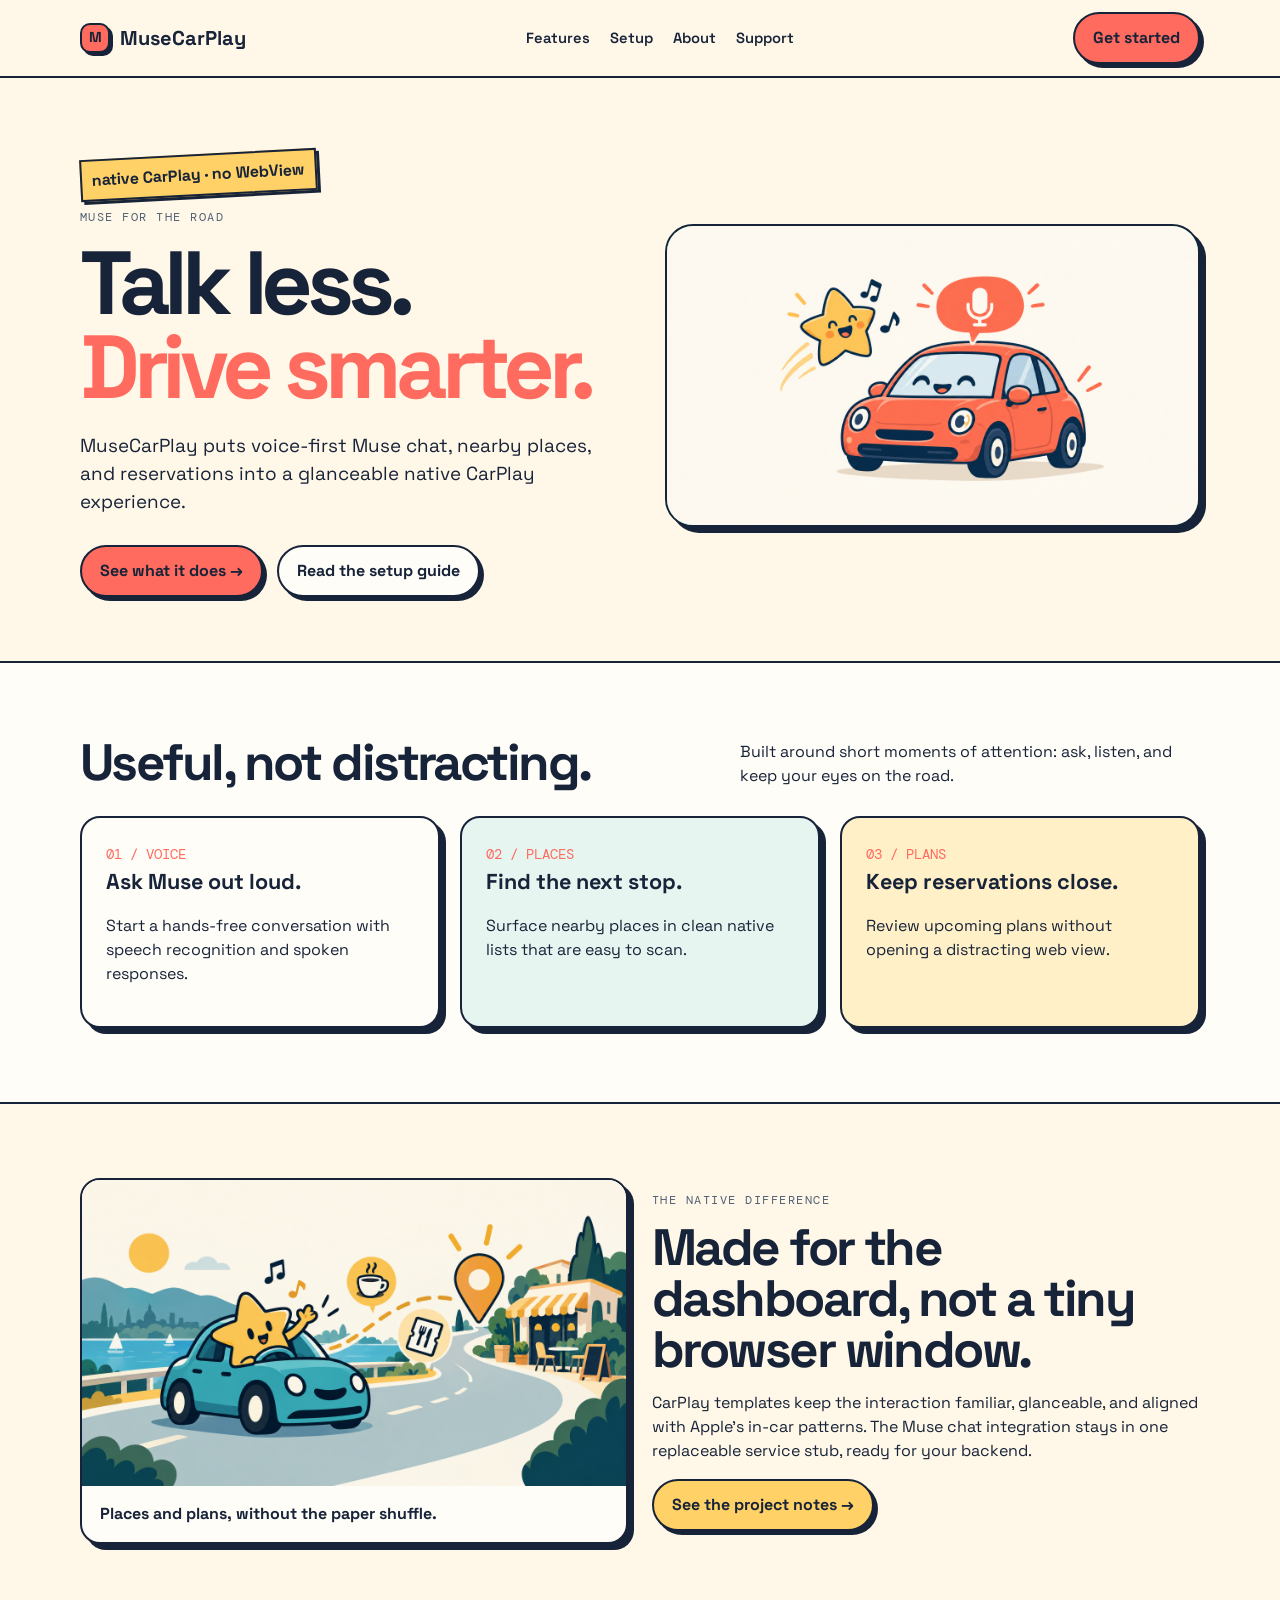
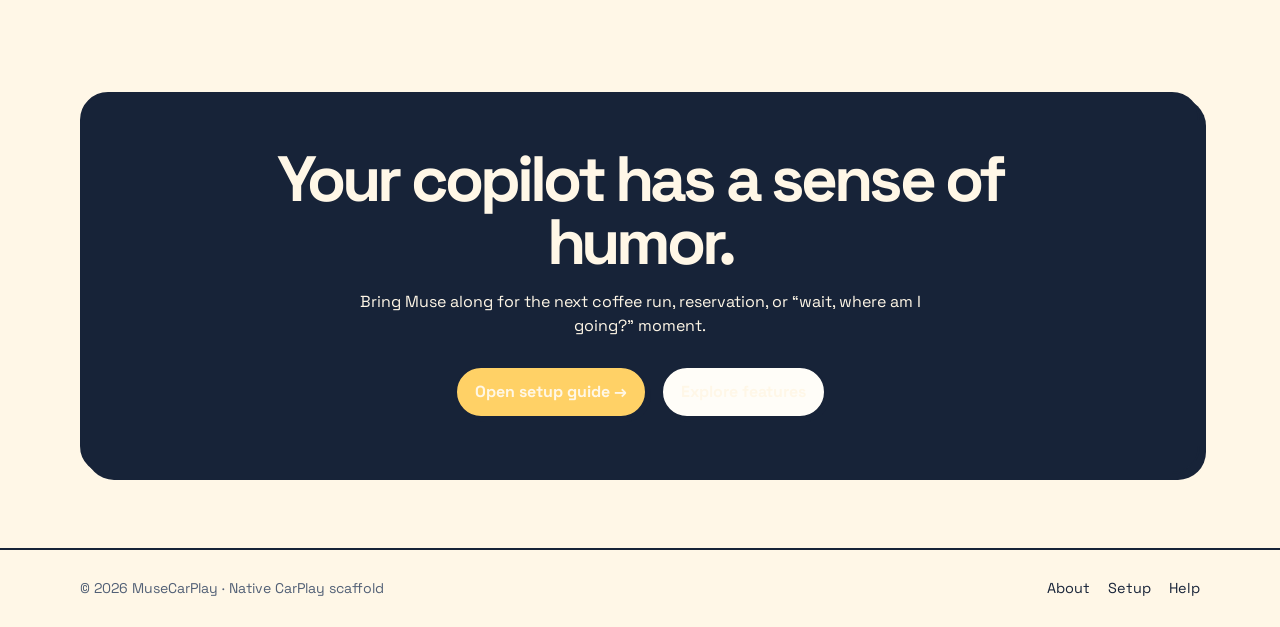
<file: index.html>
<!doctype html><html lang="en"><head><meta charset="utf-8"><meta name="viewport" content="width=device-width,initial-scale=1"><title>MuseCarPlay — Talk less. Drive smarter.</title><meta name="description" content="A native CarPlay companion for voice-first Muse conversations, places, and reservations."><link rel="icon" href="favicon.svg" type="image/svg+xml"><link rel="stylesheet" href="styles.css"></head><body>
<header class="site-header"><div class="wrap nav"><a class="brand" href="index.html"><span class="brand-mark">M</span>MuseCarPlay</a><nav class="nav-links" aria-label="Main navigation"><a href="features.html">Features</a><a href="setup.html">Setup</a><a href="about.html">About</a><a href="payments.html">Support</a></nav><a class="button" href="setup.html">Get started</a></div></header>
<main><section class="wrap hero"><div><span class="sticker">native CarPlay · no WebView</span><p class="eyebrow">Muse for the road</p><h1>Talk less.<br><span>Drive smarter.</span></h1><p class="lede">MuseCarPlay puts voice-first Muse chat, nearby places, and reservations into a glanceable native CarPlay experience.</p><div class="actions"><a class="button" href="features.html">See what it does →</a><a class="button ghost" href="setup.html">Read the setup guide</a></div></div><div class="hero-art"><img src="assets/promo-voice.png" alt="Comic illustration of a friendly car chatting with a muse mascot"></div></section>
<section class="section alt"><div class="wrap"><div class="section-head"><h2>Useful, not distracting.</h2><p>Built around short moments of attention: ask, listen, and keep your eyes on the road.</p></div><div class="cards"><article class="card"><span class="number">01 / VOICE</span><h3>Ask Muse out loud.</h3><p>Start a hands-free conversation with speech recognition and spoken responses.</p></article><article class="card"><span class="number">02 / PLACES</span><h3>Find the next stop.</h3><p>Surface nearby places in clean native lists that are easy to scan.</p></article><article class="card"><span class="number">03 / PLANS</span><h3>Keep reservations close.</h3><p>Review upcoming plans without opening a distracting web view.</p></article></div></div></section>
<section class="section"><div class="wrap comic"><figure><img src="assets/promo-places.png" alt="Comic illustration of a car approaching a map pin with a coffee cup and reservation ticket"><figcaption>Places and plans, without the paper shuffle.</figcaption></figure><div><p class="eyebrow">The native difference</p><h2>Made for the dashboard, not a tiny browser window.</h2><p>CarPlay templates keep the interaction familiar, glanceable, and aligned with Apple's in-car patterns. The Muse chat integration stays in one replaceable service stub, ready for your backend.</p><a class="button alt" href="about.html">See the project notes →</a></div></div></section>
<section class="cta"><div class="wrap"><div class="cta-box"><h2>Your copilot has a sense of humor.</h2><p>Bring Muse along for the next coffee run, reservation, or “wait, where am I going?” moment.</p><div class="actions" style="justify-content:center"><a class="button alt" href="setup.html">Open setup guide →</a><a class="button ghost" href="features.html">Explore features</a></div></div></div></section></main>
<footer class="site-footer"><div class="wrap footer-row"><span class="small">© 2026 MuseCarPlay · Native CarPlay scaffold</span><div class="footer-links"><a href="about.html">About</a><a href="setup.html">Setup</a><a href="404.html">Help</a></div></div></footer></body></html>
</file>
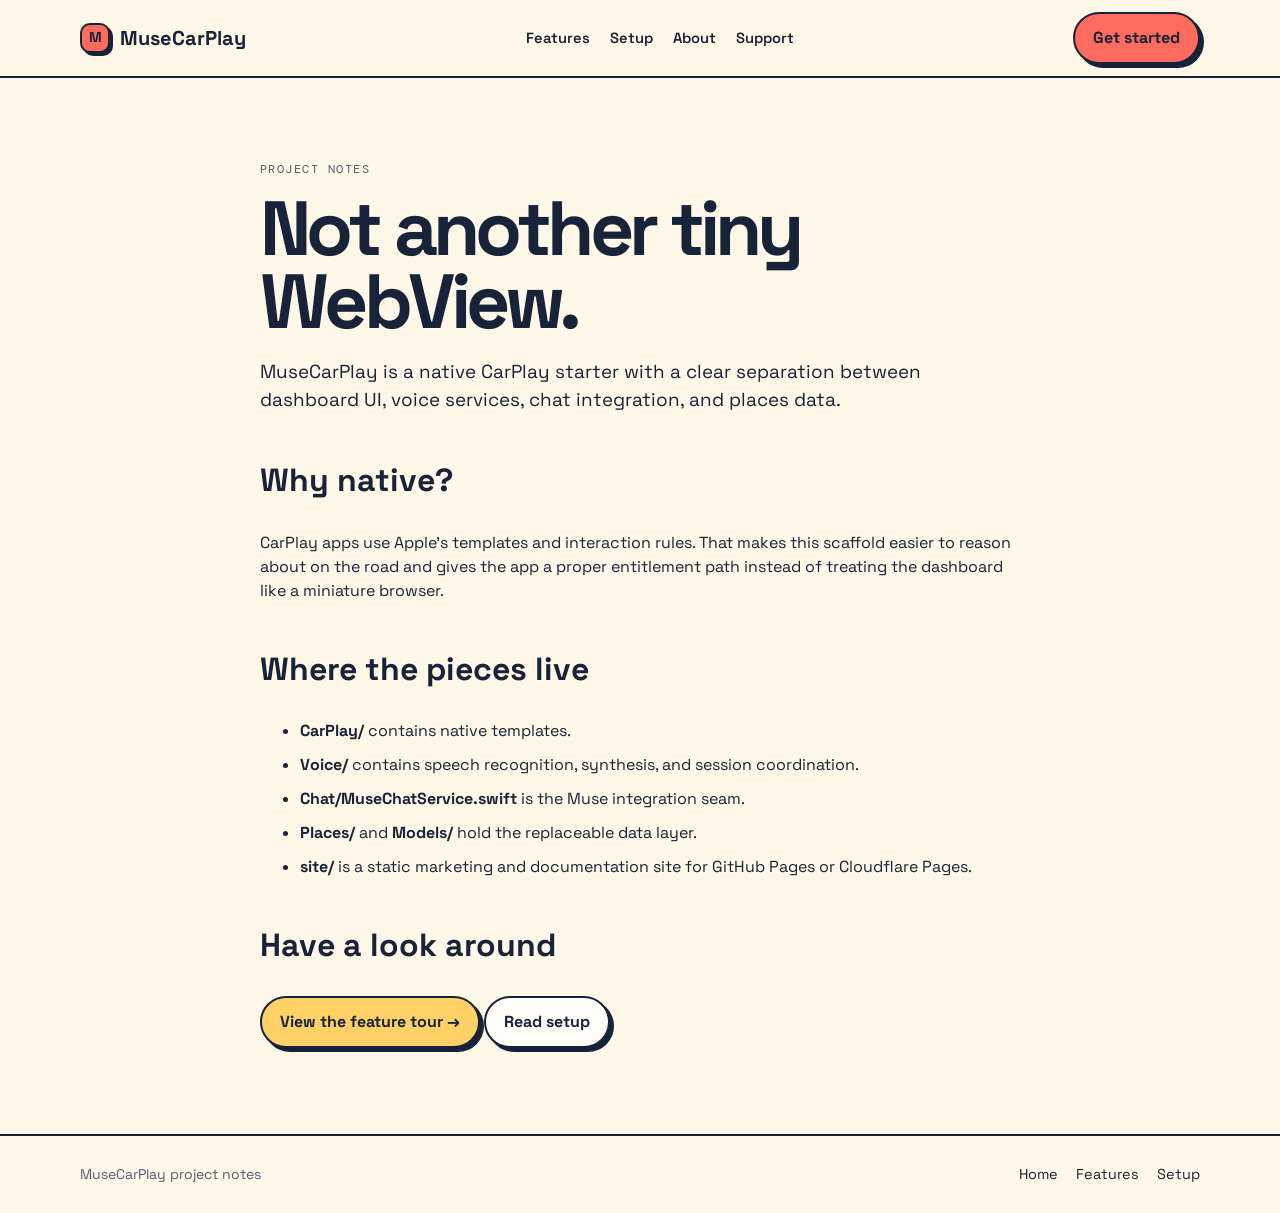
<file: about.html>
<!doctype html><html lang="en"><head><meta charset="utf-8"><meta name="viewport" content="width=device-width,initial-scale=1"><title>About — MuseCarPlay</title><meta name="description" content="Project notes for MuseCarPlay."><link rel="icon" href="favicon.svg" type="image/svg+xml"><link rel="stylesheet" href="styles.css"></head><body><header class="site-header"><div class="wrap nav"><a class="brand" href="index.html"><span class="brand-mark">M</span>MuseCarPlay</a><nav class="nav-links" aria-label="Main navigation"><a href="features.html">Features</a><a href="setup.html">Setup</a><a href="about.html">About</a><a href="payments.html">Support</a></nav><a class="button" href="setup.html">Get started</a></div></header><main class="page"><div class="wrap prose"><p class="eyebrow">Project notes</p><h1>Not another tiny WebView.</h1><p class="page-intro">MuseCarPlay is a native CarPlay starter with a clear separation between dashboard UI, voice services, chat integration, and places data.</p><h2>Why native?</h2><p>CarPlay apps use Apple's templates and interaction rules. That makes this scaffold easier to reason about on the road and gives the app a proper entitlement path instead of treating the dashboard like a miniature browser.</p><h2>Where the pieces live</h2><ul><li><strong>CarPlay/</strong> contains native templates.</li><li><strong>Voice/</strong> contains speech recognition, synthesis, and session coordination.</li><li><strong>Chat/MuseChatService.swift</strong> is the Muse integration seam.</li><li><strong>Places/</strong> and <strong>Models/</strong> hold the replaceable data layer.</li><li><strong>site/</strong> is a static marketing and documentation site for GitHub Pages or Cloudflare Pages.</li></ul><h2>Have a look around</h2><p><a class="button alt" href="features.html">View the feature tour →</a> <a class="button ghost" href="setup.html">Read setup</a></p></div></main><footer class="site-footer"><div class="wrap footer-row"><span class="small">MuseCarPlay project notes</span><div class="footer-links"><a href="index.html">Home</a><a href="features.html">Features</a><a href="setup.html">Setup</a></div></div></footer></body></html>
</file>
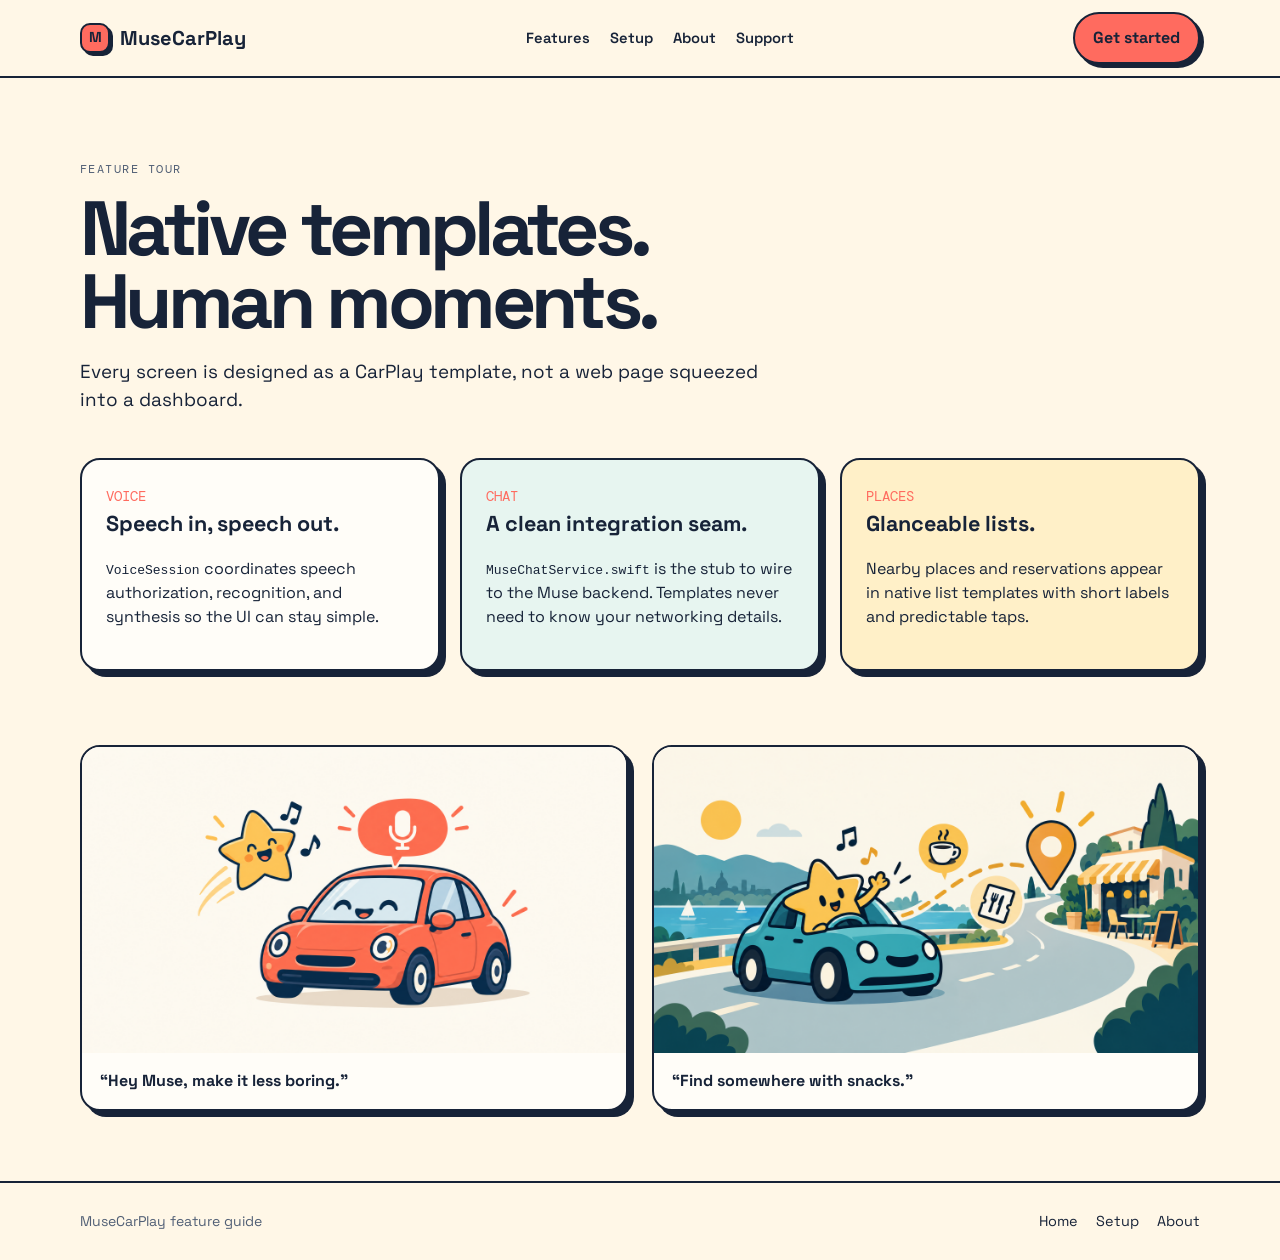
<file: features.html>
<!doctype html><html lang="en"><head><meta charset="utf-8"><meta name="viewport" content="width=device-width,initial-scale=1"><title>Features — MuseCarPlay</title><meta name="description" content="Explore the native CarPlay features in MuseCarPlay."><link rel="icon" href="favicon.svg" type="image/svg+xml"><link rel="stylesheet" href="styles.css"></head><body><header class="site-header"><div class="wrap nav"><a class="brand" href="index.html"><span class="brand-mark">M</span>MuseCarPlay</a><nav class="nav-links" aria-label="Main navigation"><a href="features.html">Features</a><a href="setup.html">Setup</a><a href="about.html">About</a><a href="payments.html">Support</a></nav><a class="button" href="setup.html">Get started</a></div></header><main class="page"><div class="wrap"><p class="eyebrow">Feature tour</p><h1>Native templates.<br>Human moments.</h1><p class="page-intro">Every screen is designed as a CarPlay template, not a web page squeezed into a dashboard.</p><div class="cards" style="margin-top:44px"><article class="card"><span class="number">VOICE</span><h3>Speech in, speech out.</h3><p><code>VoiceSession</code> coordinates speech authorization, recognition, and synthesis so the UI can stay simple.</p></article><article class="card"><span class="number">CHAT</span><h3>A clean integration seam.</h3><p><code>MuseChatService.swift</code> is the stub to wire to the Muse backend. Templates never need to know your networking details.</p></article><article class="card"><span class="number">PLACES</span><h3>Glanceable lists.</h3><p>Nearby places and reservations appear in native list templates with short labels and predictable taps.</p></article></div><section class="section" style="padding-bottom:0"><div class="comic"><figure><img src="assets/promo-voice.png" alt="Comic car and muse voice illustration"><figcaption>“Hey Muse, make it less boring.”</figcaption></figure><figure><img src="assets/promo-places.png" alt="Comic car, map pin, coffee and reservation illustration"><figcaption>“Find somewhere with snacks.”</figcaption></figure></div></section></div></main><footer class="site-footer"><div class="wrap footer-row"><span class="small">MuseCarPlay feature guide</span><div class="footer-links"><a href="index.html">Home</a><a href="setup.html">Setup</a><a href="about.html">About</a></div></div></footer></body></html>
</file>
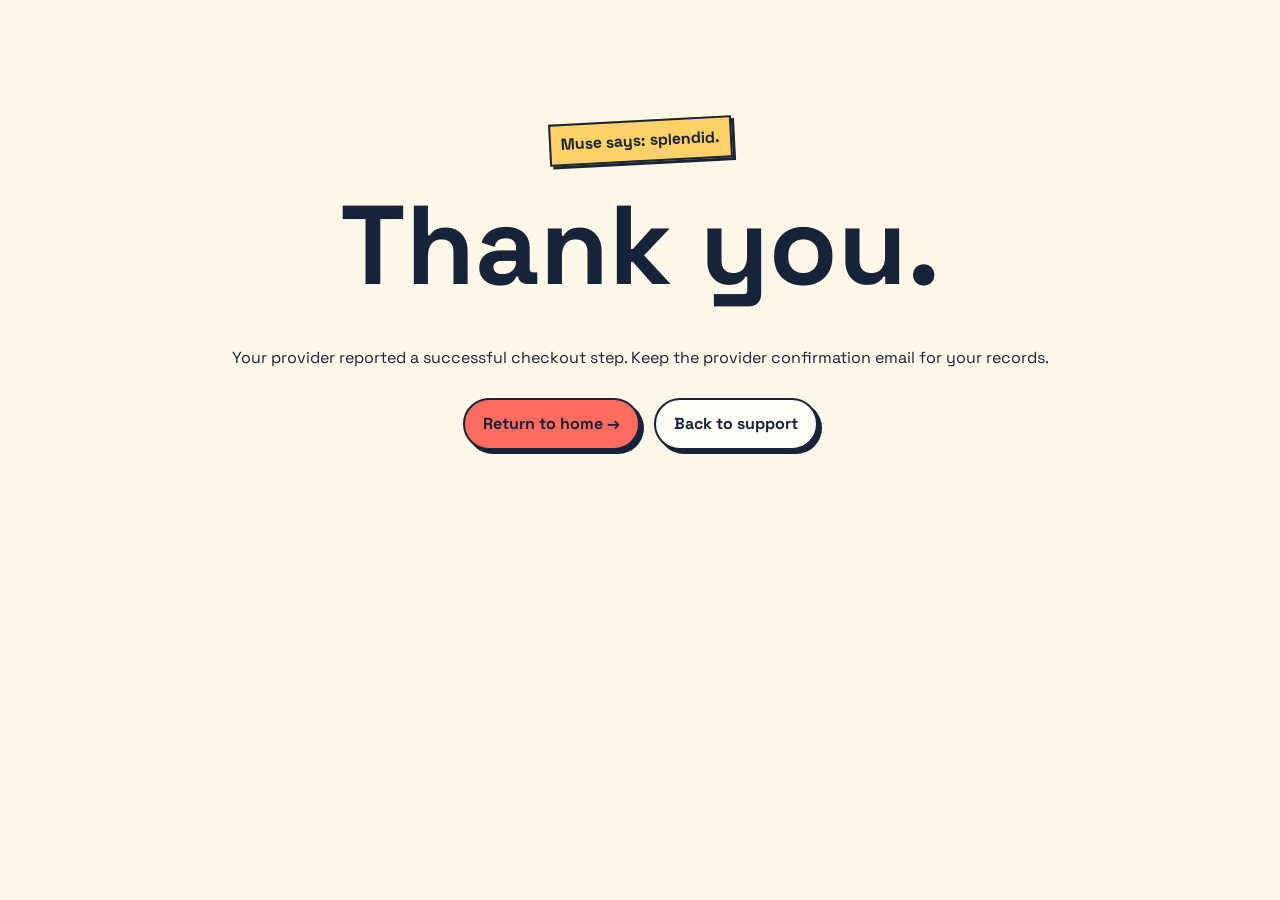
<file: payment-success.html>
<!doctype html><html lang="en"><head><meta charset="utf-8"><meta name="viewport" content="width=device-width,initial-scale=1"><title>Thank you — MuseCarPlay</title><link rel="icon" href="favicon.svg" type="image/svg+xml"><link rel="stylesheet" href="styles.css"></head><body><main class="wrap not-found"><span class="sticker">Muse says: splendid.</span><h1>Thank you.</h1><p>Your provider reported a successful checkout step. Keep the provider confirmation email for your records.</p><div class="actions" style="justify-content:center"><a class="button" href="index.html">Return to home →</a><a class="button ghost" href="payments.html">Back to support</a></div></main></body></html>
</file>
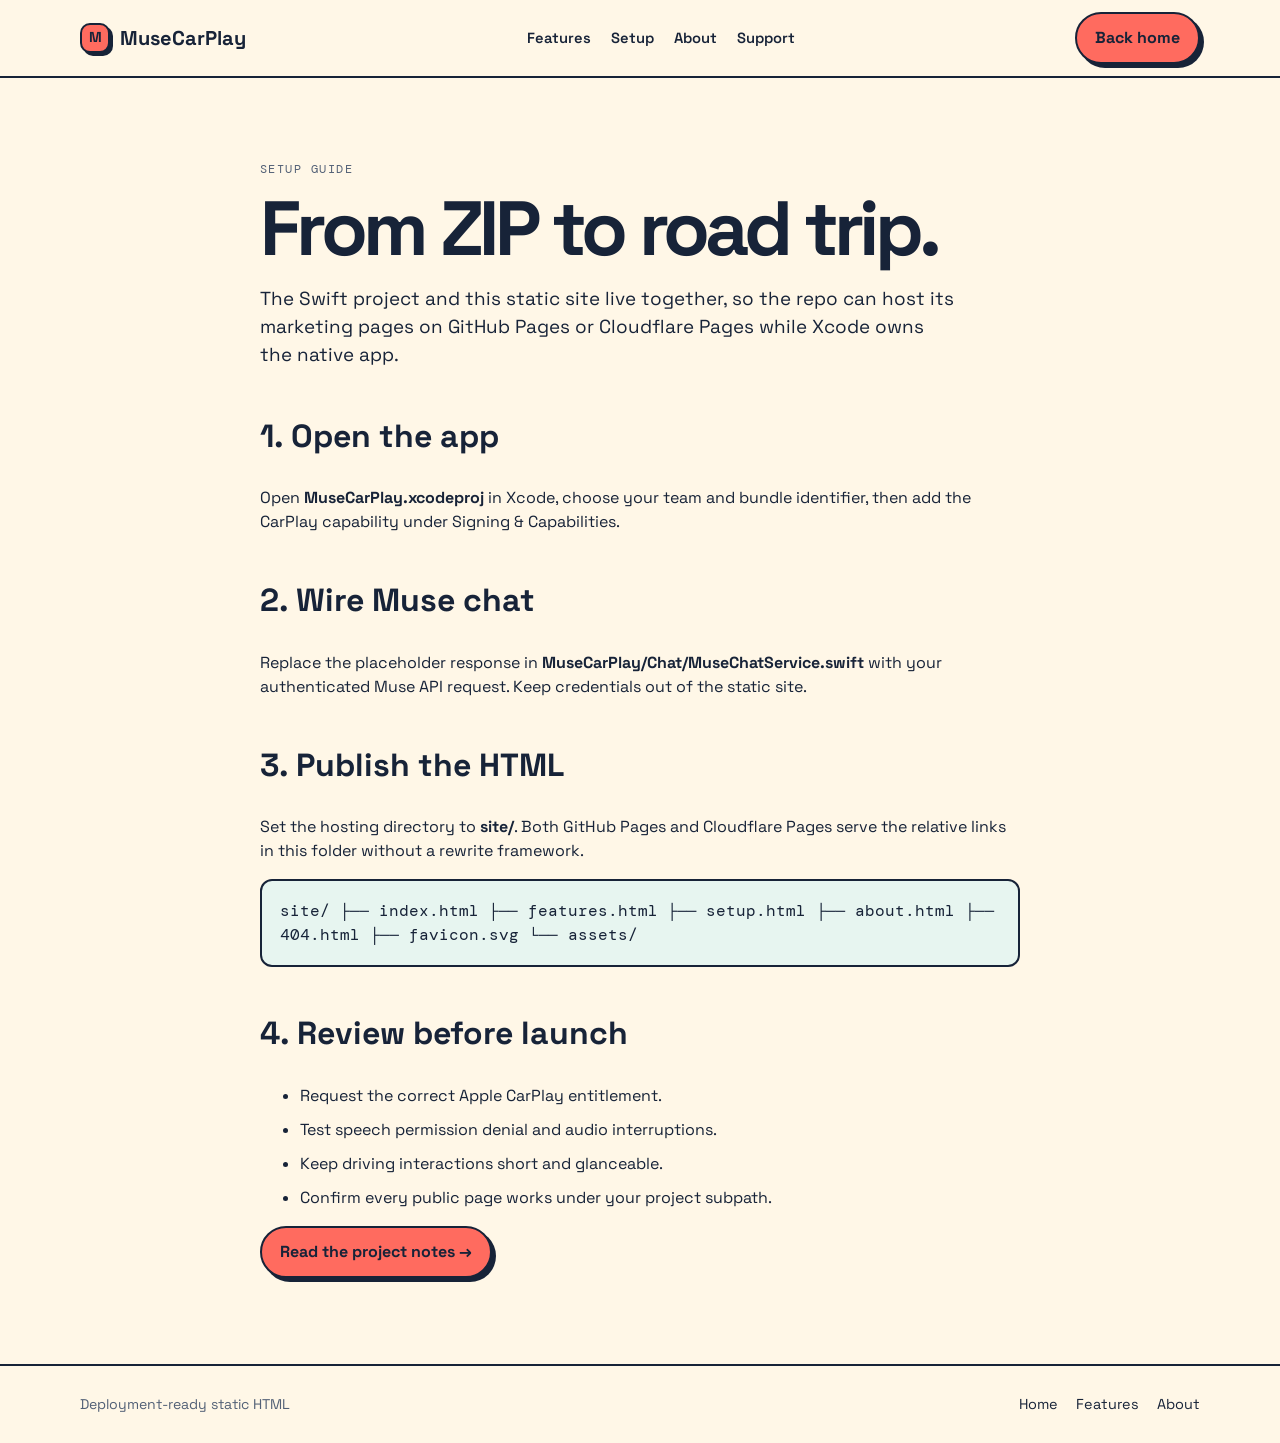
<file: setup.html>
<!doctype html><html lang="en"><head><meta charset="utf-8"><meta name="viewport" content="width=device-width,initial-scale=1"><title>Setup — MuseCarPlay</title><meta name="description" content="Set up the MuseCarPlay native CarPlay scaffold for Xcode, GitHub Pages, or Cloudflare Pages."><link rel="icon" href="favicon.svg" type="image/svg+xml"><link rel="stylesheet" href="styles.css"></head><body><header class="site-header"><div class="wrap nav"><a class="brand" href="index.html"><span class="brand-mark">M</span>MuseCarPlay</a><nav class="nav-links" aria-label="Main navigation"><a href="features.html">Features</a><a href="setup.html">Setup</a><a href="about.html">About</a><a href="payments.html">Support</a></nav><a class="button" href="index.html">Back home</a></div></header><main class="page"><div class="wrap prose"><p class="eyebrow">Setup guide</p><h1>From ZIP to road trip.</h1><p class="page-intro">The Swift project and this static site live together, so the repo can host its marketing pages on GitHub Pages or Cloudflare Pages while Xcode owns the native app.</p><h2>1. Open the app</h2><p>Open <strong>MuseCarPlay.xcodeproj</strong> in Xcode, choose your team and bundle identifier, then add the CarPlay capability under Signing &amp; Capabilities.</p><h2>2. Wire Muse chat</h2><p>Replace the placeholder response in <strong>MuseCarPlay/Chat/MuseChatService.swift</strong> with your authenticated Muse API request. Keep credentials out of the static site.</p><h2>3. Publish the HTML</h2><p>Set the hosting directory to <strong>site/</strong>. Both GitHub Pages and Cloudflare Pages serve the relative links in this folder without a rewrite framework.</p><div class="code">site/
├── index.html
├── features.html
├── setup.html
├── about.html
├── 404.html
├── favicon.svg
└── assets/</div><h2>4. Review before launch</h2><ul><li>Request the correct Apple CarPlay entitlement.</li><li>Test speech permission denial and audio interruptions.</li><li>Keep driving interactions short and glanceable.</li><li>Confirm every public page works under your project subpath.</li></ul><p><a class="button" href="about.html">Read the project notes →</a></p></div></main><footer class="site-footer"><div class="wrap footer-row"><span class="small">Deployment-ready static HTML</span><div class="footer-links"><a href="index.html">Home</a><a href="features.html">Features</a><a href="about.html">About</a></div></div></footer></body></html>
</file>
<file: styles.css>
@import url('https://fonts.googleapis.com/css2?family=DM+Mono:wght@400;500&family=Space+Grotesk:wght@500;600;700&display=swap');
:root{--ink:#172338;--cream:#fff7e7;--coral:#ff6b5f;--gold:#ffd166;--teal:#63c7ba;--paper:#fffdf8;--line:#d9cfbd;--shadow:6px 6px 0 var(--ink)}
*{box-sizing:border-box}html{scroll-behavior:smooth}body{margin:0;background:var(--cream);color:var(--ink);font-family:'Space Grotesk',system-ui,sans-serif;line-height:1.5}a{color:inherit}.wrap{width:min(1120px,calc(100% - 40px));margin:auto}.site-header{border-bottom:2px solid var(--ink);background:var(--cream);position:sticky;top:0;z-index:5}.nav{min-height:76px;display:flex;align-items:center;justify-content:space-between;gap:24px}.brand{text-decoration:none;font-weight:700;font-size:1.25rem;display:flex;align-items:center;gap:10px}.brand-mark{width:30px;height:30px;background:var(--coral);border:2px solid var(--ink);border-radius:10px;display:grid;place-items:center;box-shadow:3px 3px 0 var(--ink);font-size:.9rem}.nav-links{display:flex;gap:20px;font-size:.92rem;font-weight:600}.nav-links a{text-decoration:none}.nav-links a:hover{text-decoration:underline;text-decoration-thickness:3px;text-decoration-color:var(--coral)}.button{display:inline-flex;align-items:center;justify-content:center;gap:8px;background:var(--coral);border:2px solid var(--ink);border-radius:999px;padding:12px 18px;text-decoration:none;font-weight:700;box-shadow:4px 4px 0 var(--ink);transition:transform .15s,box-shadow .15s}.button:hover{transform:translate(2px,2px);box-shadow:2px 2px 0 var(--ink)}.button.alt{background:var(--gold)}.button.ghost{background:var(--paper)}.hero{padding:76px 0 64px;display:grid;grid-template-columns:1fr 1fr;align-items:center;gap:50px}.eyebrow{font-family:'DM Mono',monospace;font-size:.78rem;text-transform:uppercase;letter-spacing:.12em;color:#526076}.hero h1{font-size:clamp(3rem,7vw,6.2rem);line-height:.94;letter-spacing:-.07em;margin:14px 0 22px;max-width:650px}.hero h1 span{color:var(--coral)}.lede{font-size:1.18rem;max-width:580px}.actions{display:flex;flex-wrap:wrap;gap:14px;margin-top:28px}.hero-art{border:2px solid var(--ink);border-radius:28px;overflow:hidden;box-shadow:var(--shadow);background:var(--teal)}.hero-art img{width:100%;display:block;aspect-ratio:16/9;object-fit:cover}.sticker{display:inline-block;background:var(--gold);border:2px solid var(--ink);padding:7px 10px;font-weight:700;transform:rotate(-3deg);box-shadow:3px 3px 0 var(--ink)}.section{padding:74px 0}.section.alt{background:var(--paper);border-block:2px solid var(--ink)}.section-head{display:flex;justify-content:space-between;align-items:end;gap:24px;margin-bottom:28px}.section h2{font-size:clamp(2rem,4vw,3.5rem);line-height:1;margin:0;letter-spacing:-.05em}.section-head p{max-width:460px;margin:0}.cards{display:grid;grid-template-columns:repeat(3,1fr);gap:20px}.card{background:var(--paper);border:2px solid var(--ink);border-radius:20px;padding:24px;box-shadow:var(--shadow)}.card:nth-child(2){background:#e7f5f0}.card:nth-child(3){background:#fff0c8}.card h3{margin:0 0 9px;font-size:1.35rem}.number{font-family:'DM Mono',monospace;color:var(--coral);font-size:.85rem}.comic{display:grid;grid-template-columns:1fr 1fr;gap:24px;align-items:stretch}.comic figure{margin:0;background:var(--paper);border:2px solid var(--ink);border-radius:20px;overflow:hidden;box-shadow:var(--shadow)}.comic img{display:block;width:100%;aspect-ratio:16/9;object-fit:cover}.comic figcaption{padding:16px 18px;font-weight:700}.cta{padding:74px 0;text-align:center}.cta-box{background:var(--ink);color:var(--cream);border:2px solid var(--ink);border-radius:28px;padding:54px 28px;box-shadow:var(--shadow)}.cta h2{font-size:clamp(2.3rem,5vw,4.5rem);line-height:.98;margin:0 auto 16px;max-width:760px;letter-spacing:-.06em}.cta p{max-width:600px;margin:0 auto}.site-footer{border-top:2px solid var(--ink);padding:28px 0}.footer-row{display:flex;justify-content:space-between;gap:24px;align-items:center}.footer-links{display:flex;gap:18px;font-size:.9rem}.footer-links a{text-decoration:none}.footer-links a:hover{text-decoration:underline}.page{padding:70px 0}.page h1{font-size:clamp(2.8rem,6vw,5rem);line-height:.95;letter-spacing:-.06em;margin:0 0 20px}.page-intro{font-size:1.18rem;max-width:700px}.prose{max-width:760px}.prose h2{margin-top:42px;font-size:2rem}.prose li{margin:10px 0}.code{font-family:'DM Mono',monospace;background:#e7f5f0;border:2px solid var(--ink);border-radius:12px;padding:18px;overflow:auto}.not-found{text-align:center;padding:120px 0}.not-found h1{font-size:7rem;margin:0}.small{font-size:.88rem;color:#526076}
@media(max-width:800px){.nav-links{display:none}.hero,.comic{grid-template-columns:1fr}.hero{padding-top:48px}.cards{grid-template-columns:1fr}.section-head,.footer-row{display:block}.footer-links{margin-top:14px}.hero h1{font-size:4rem}}
</file>
